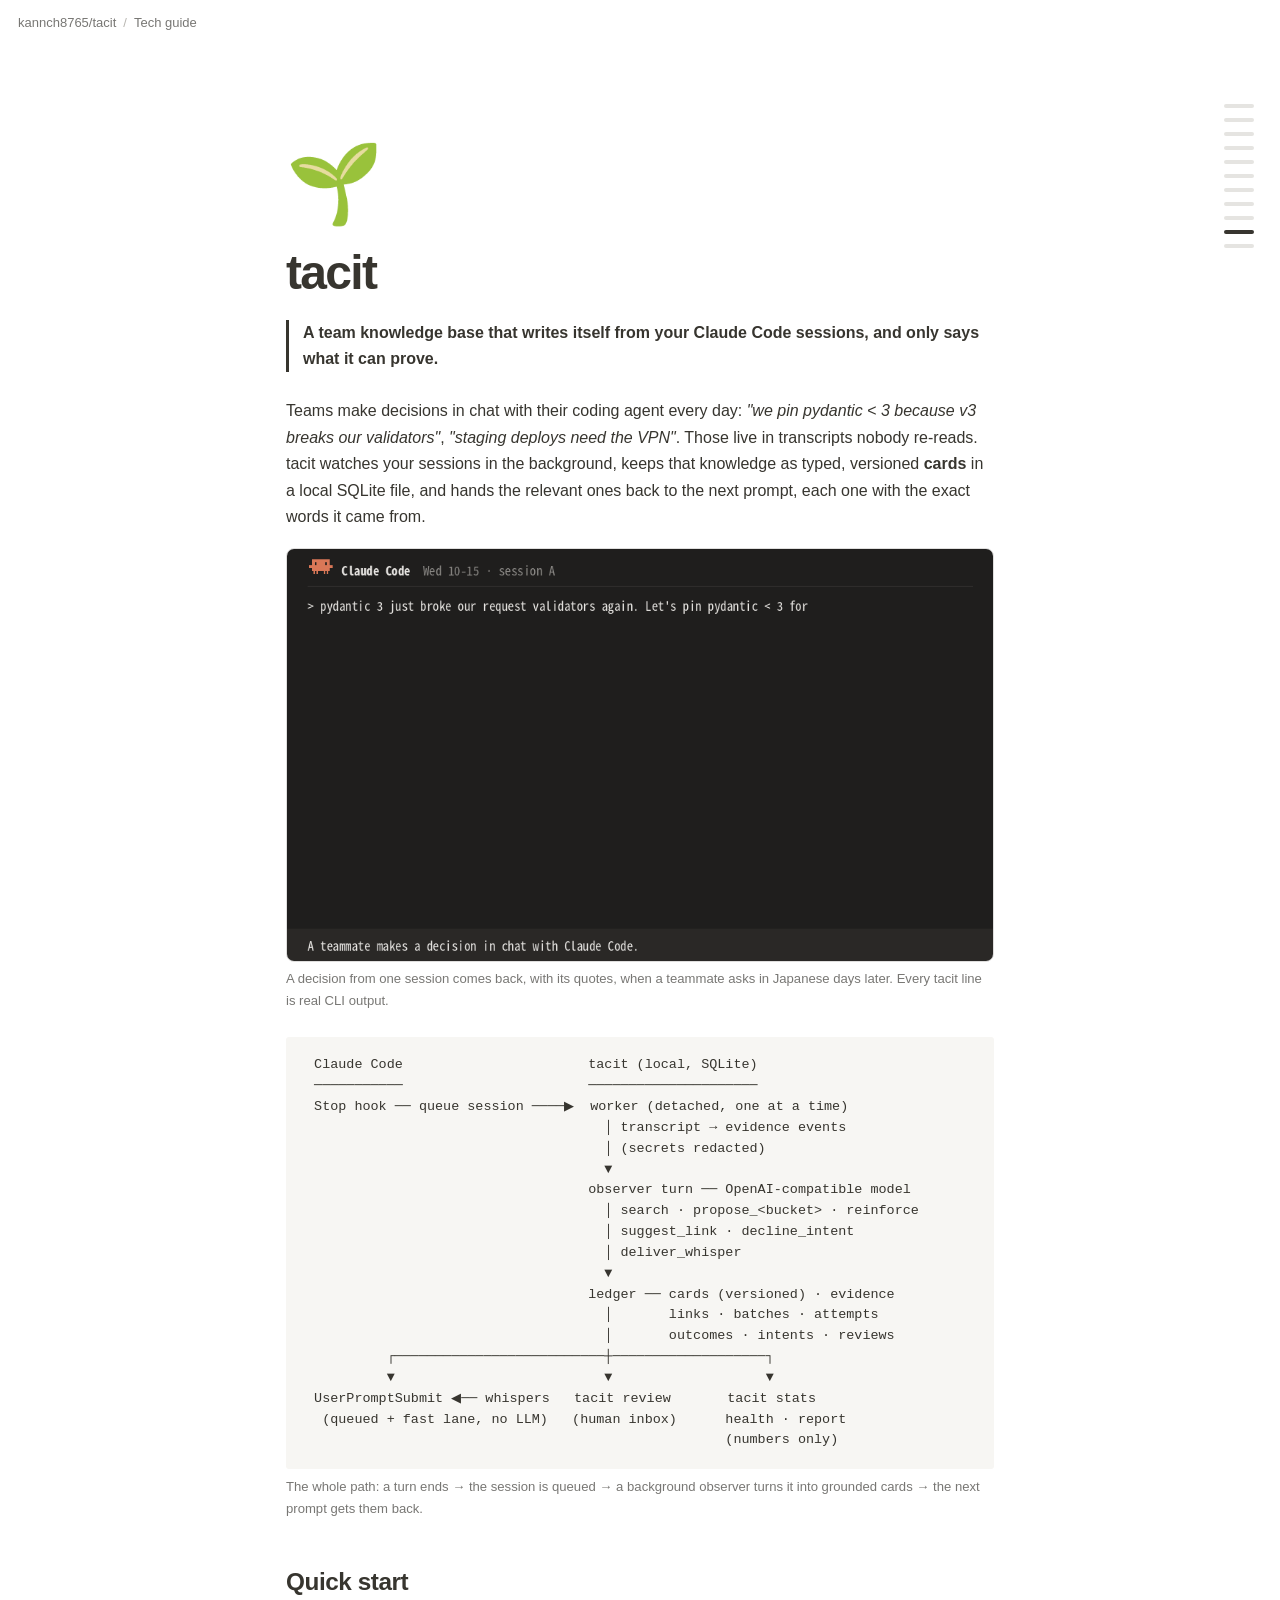
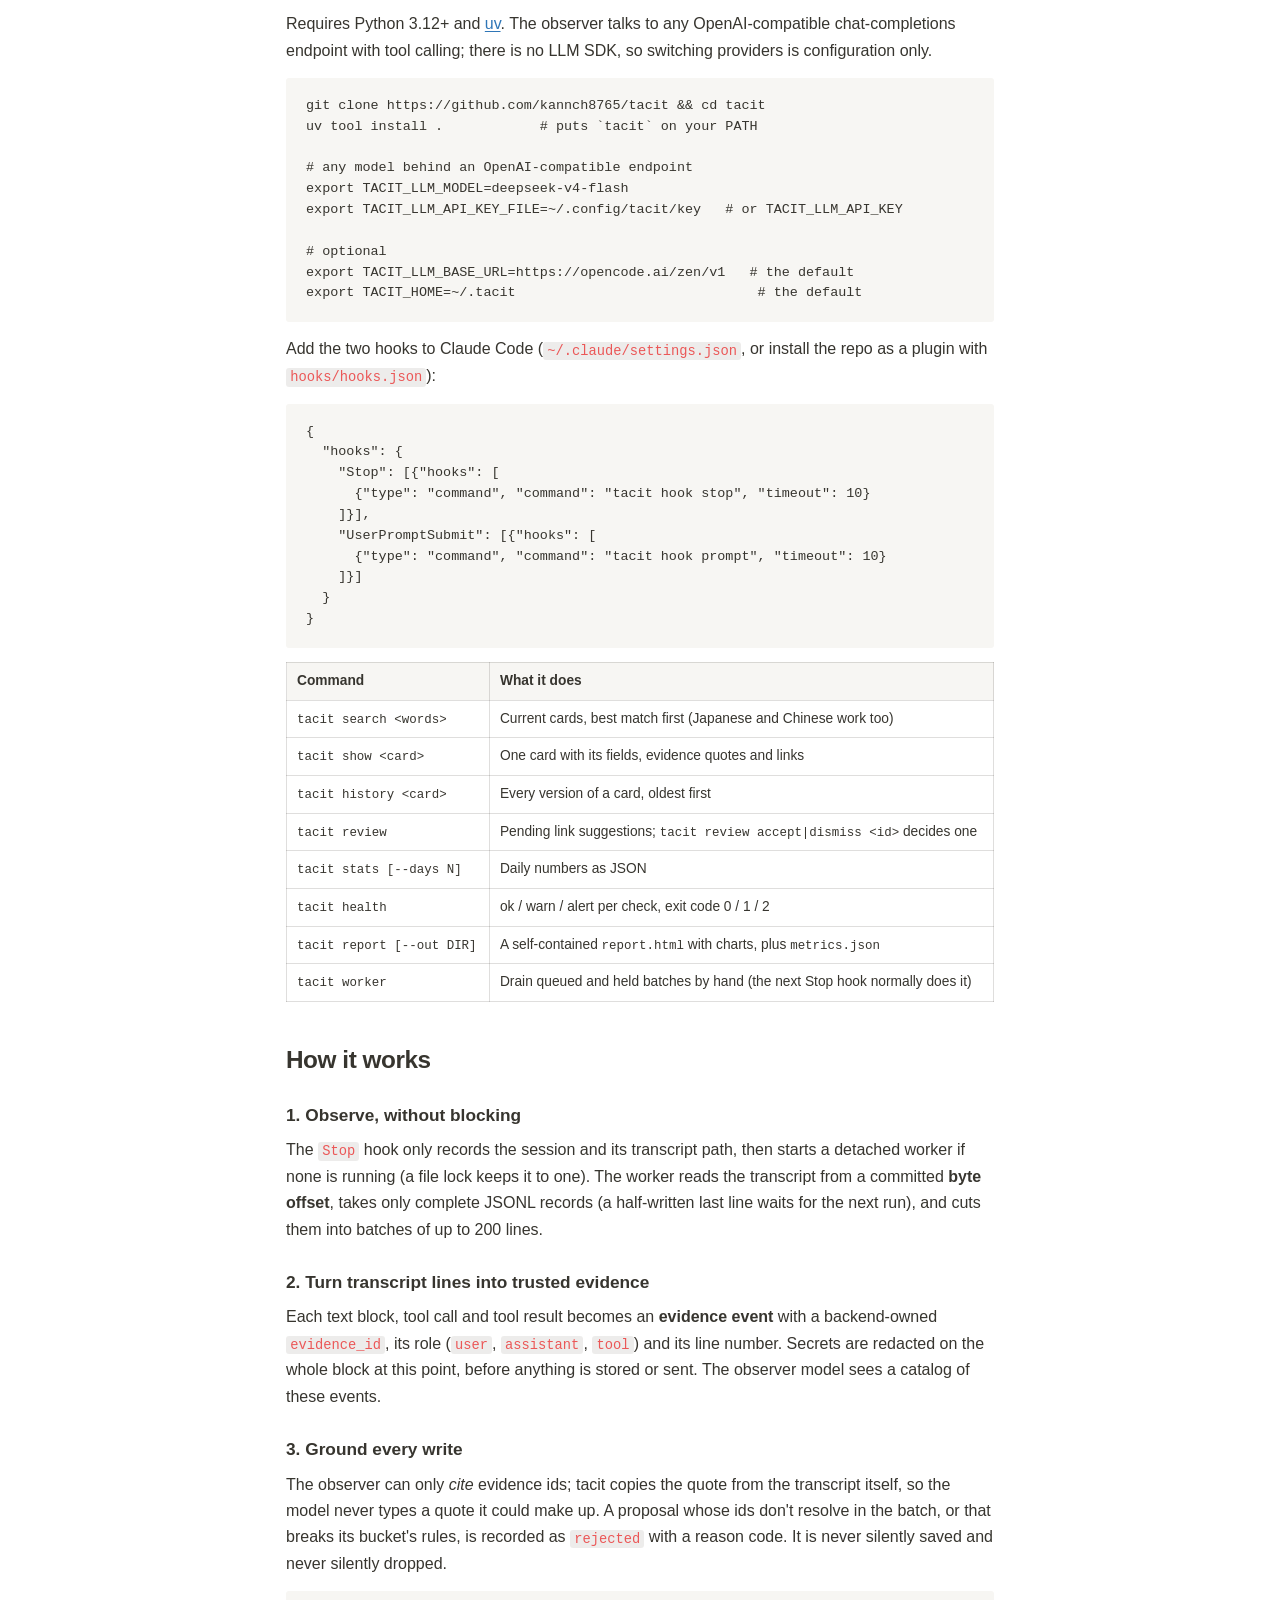
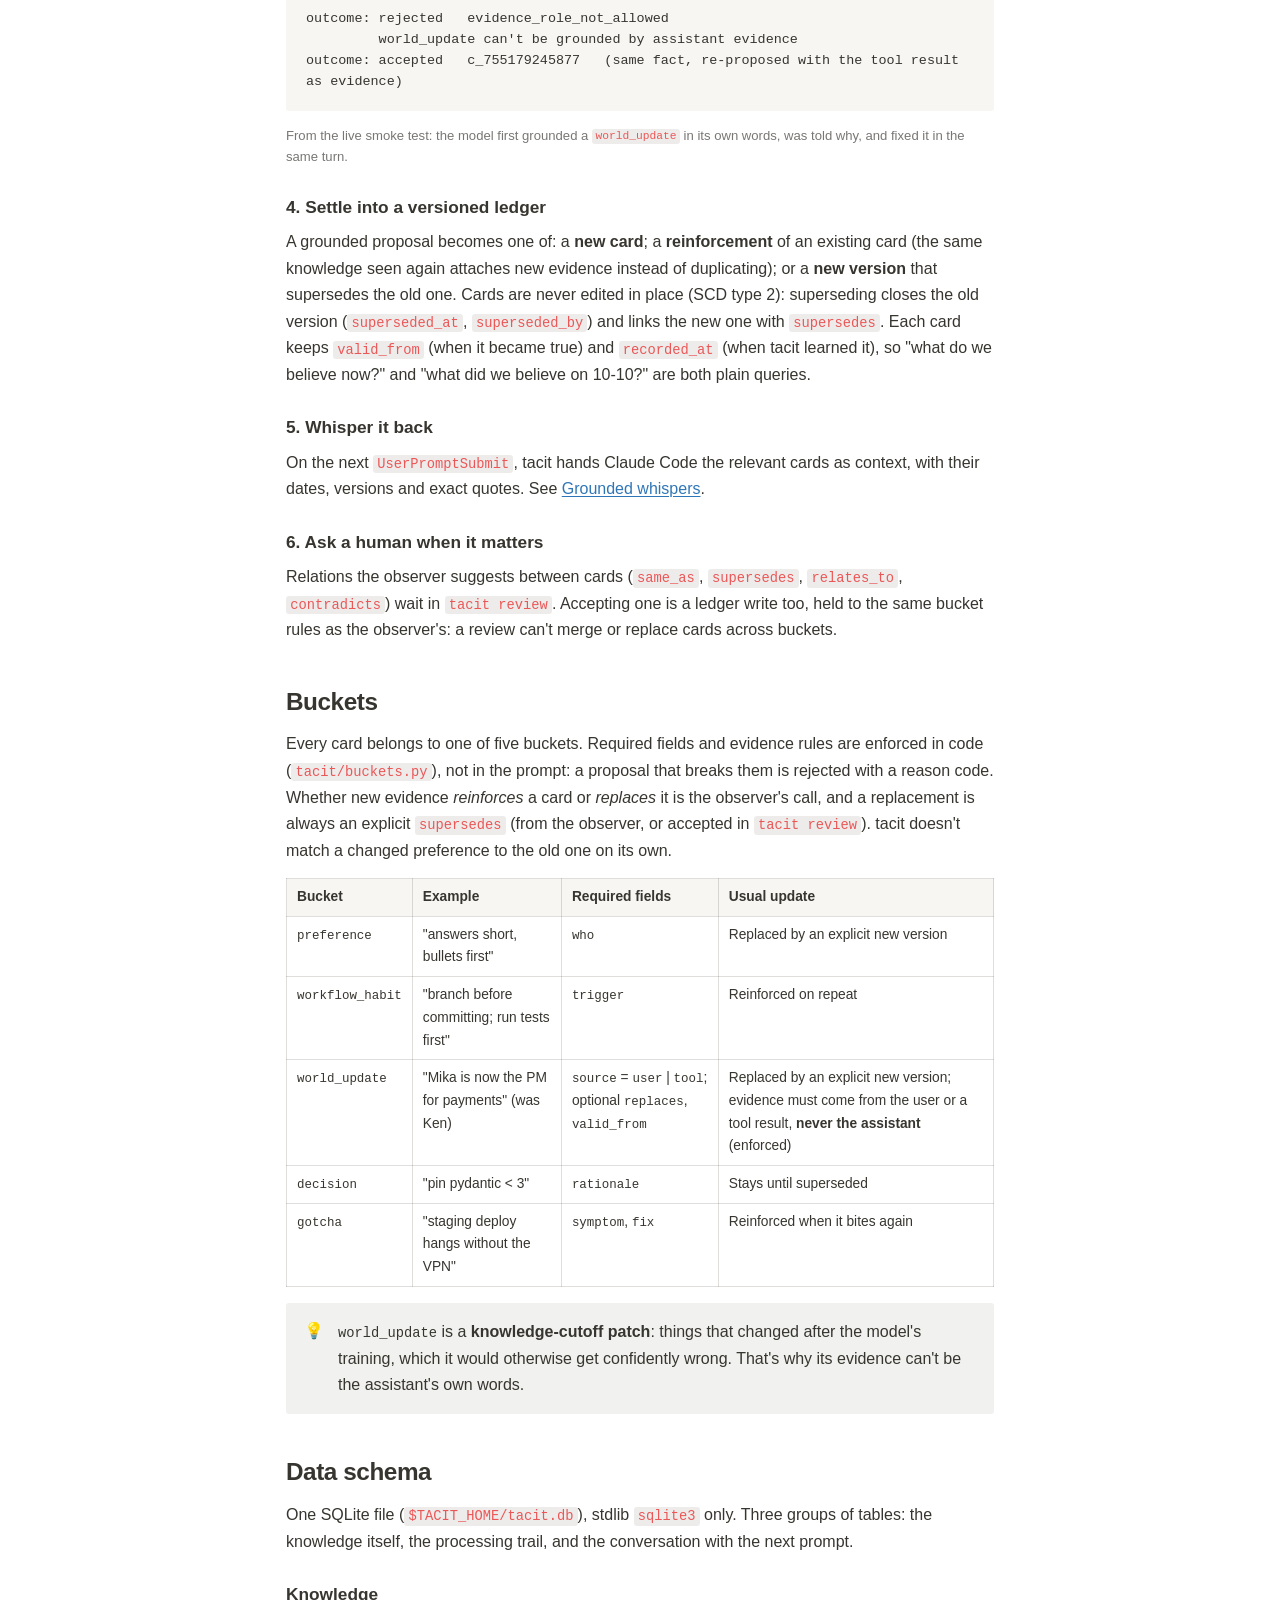
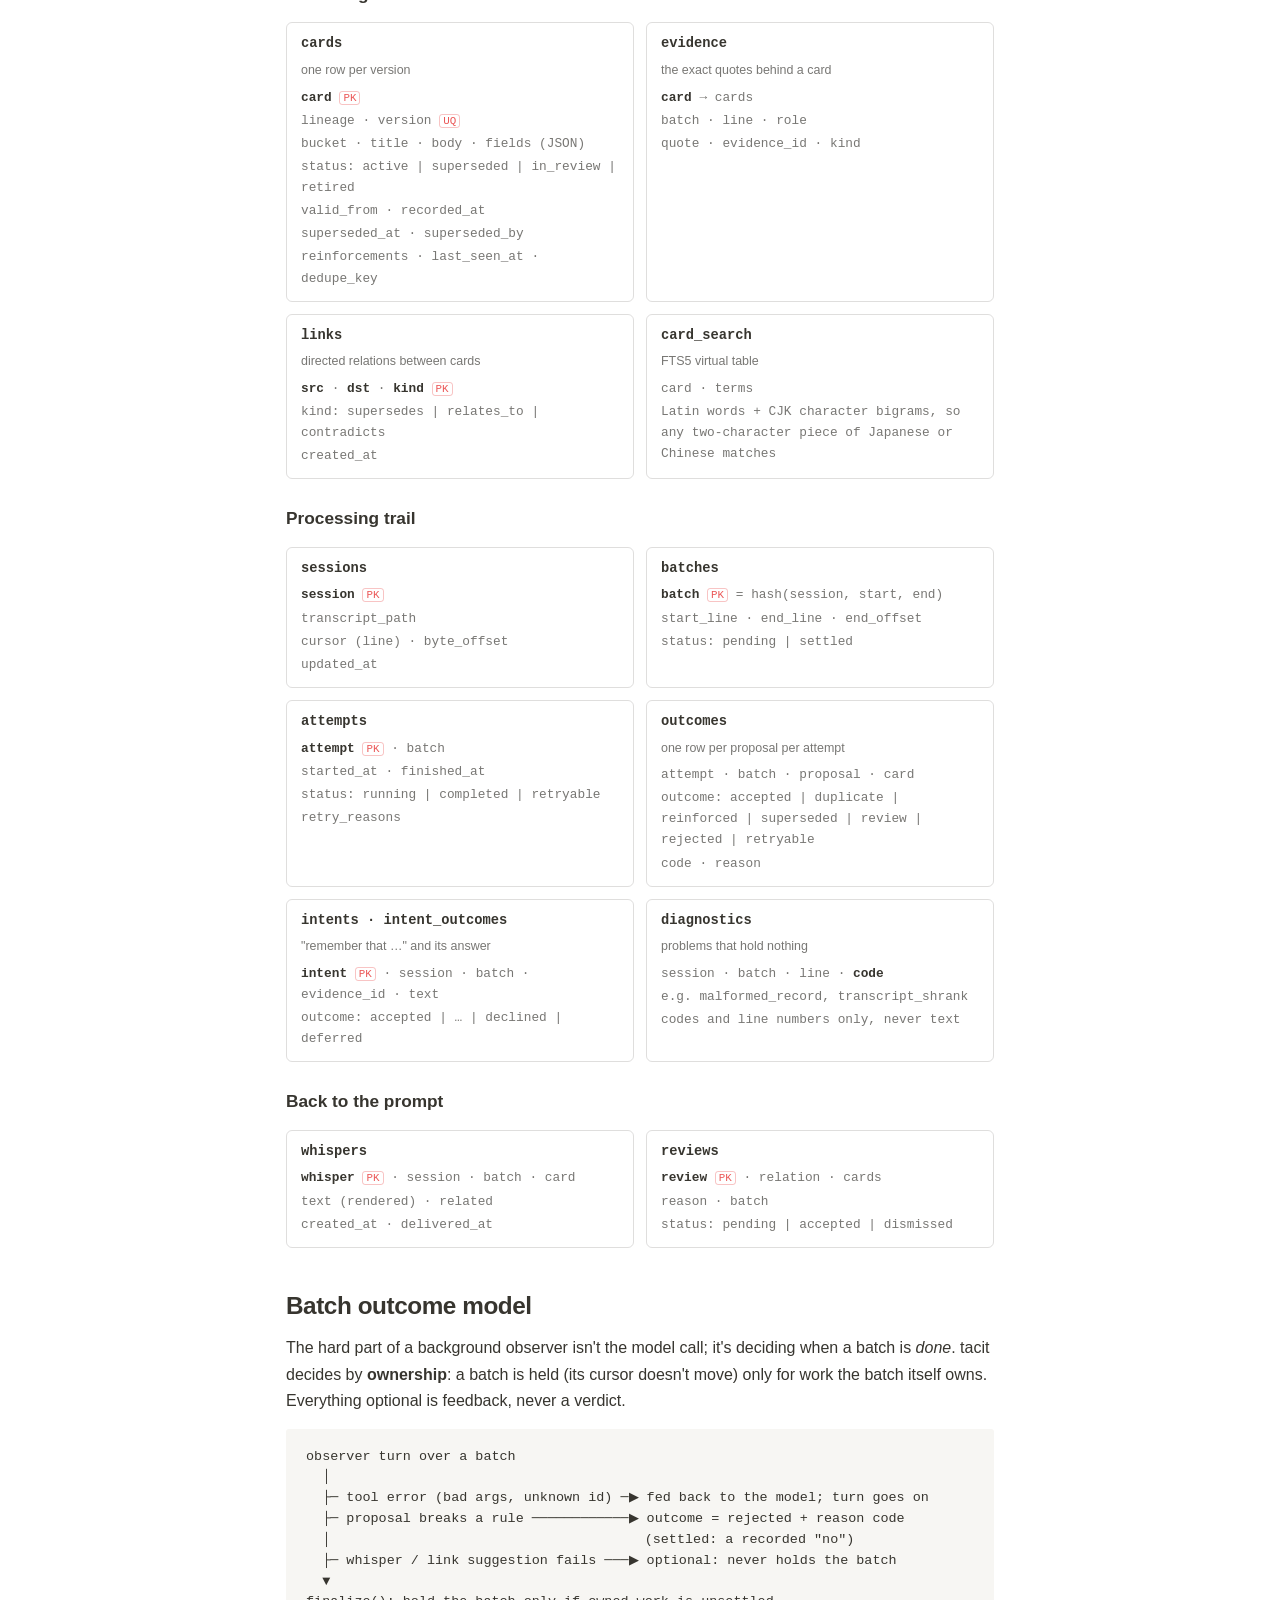
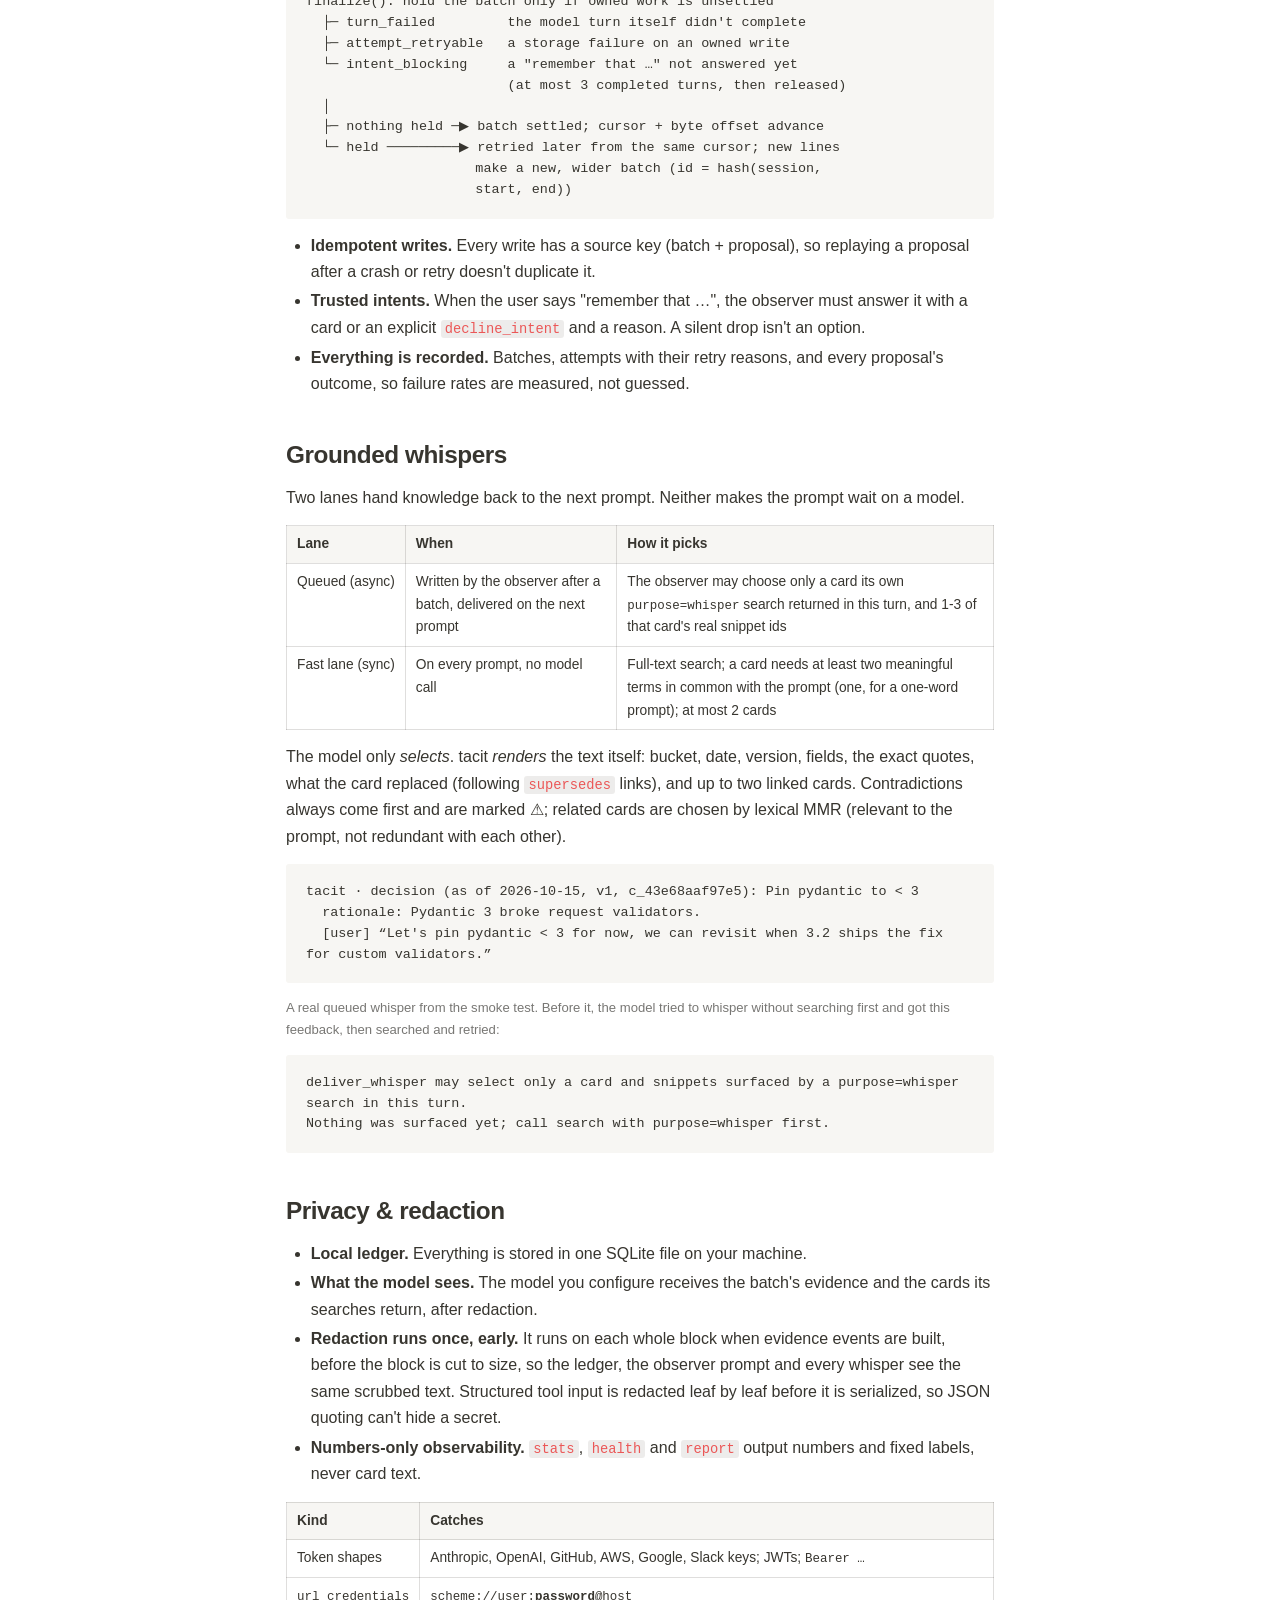
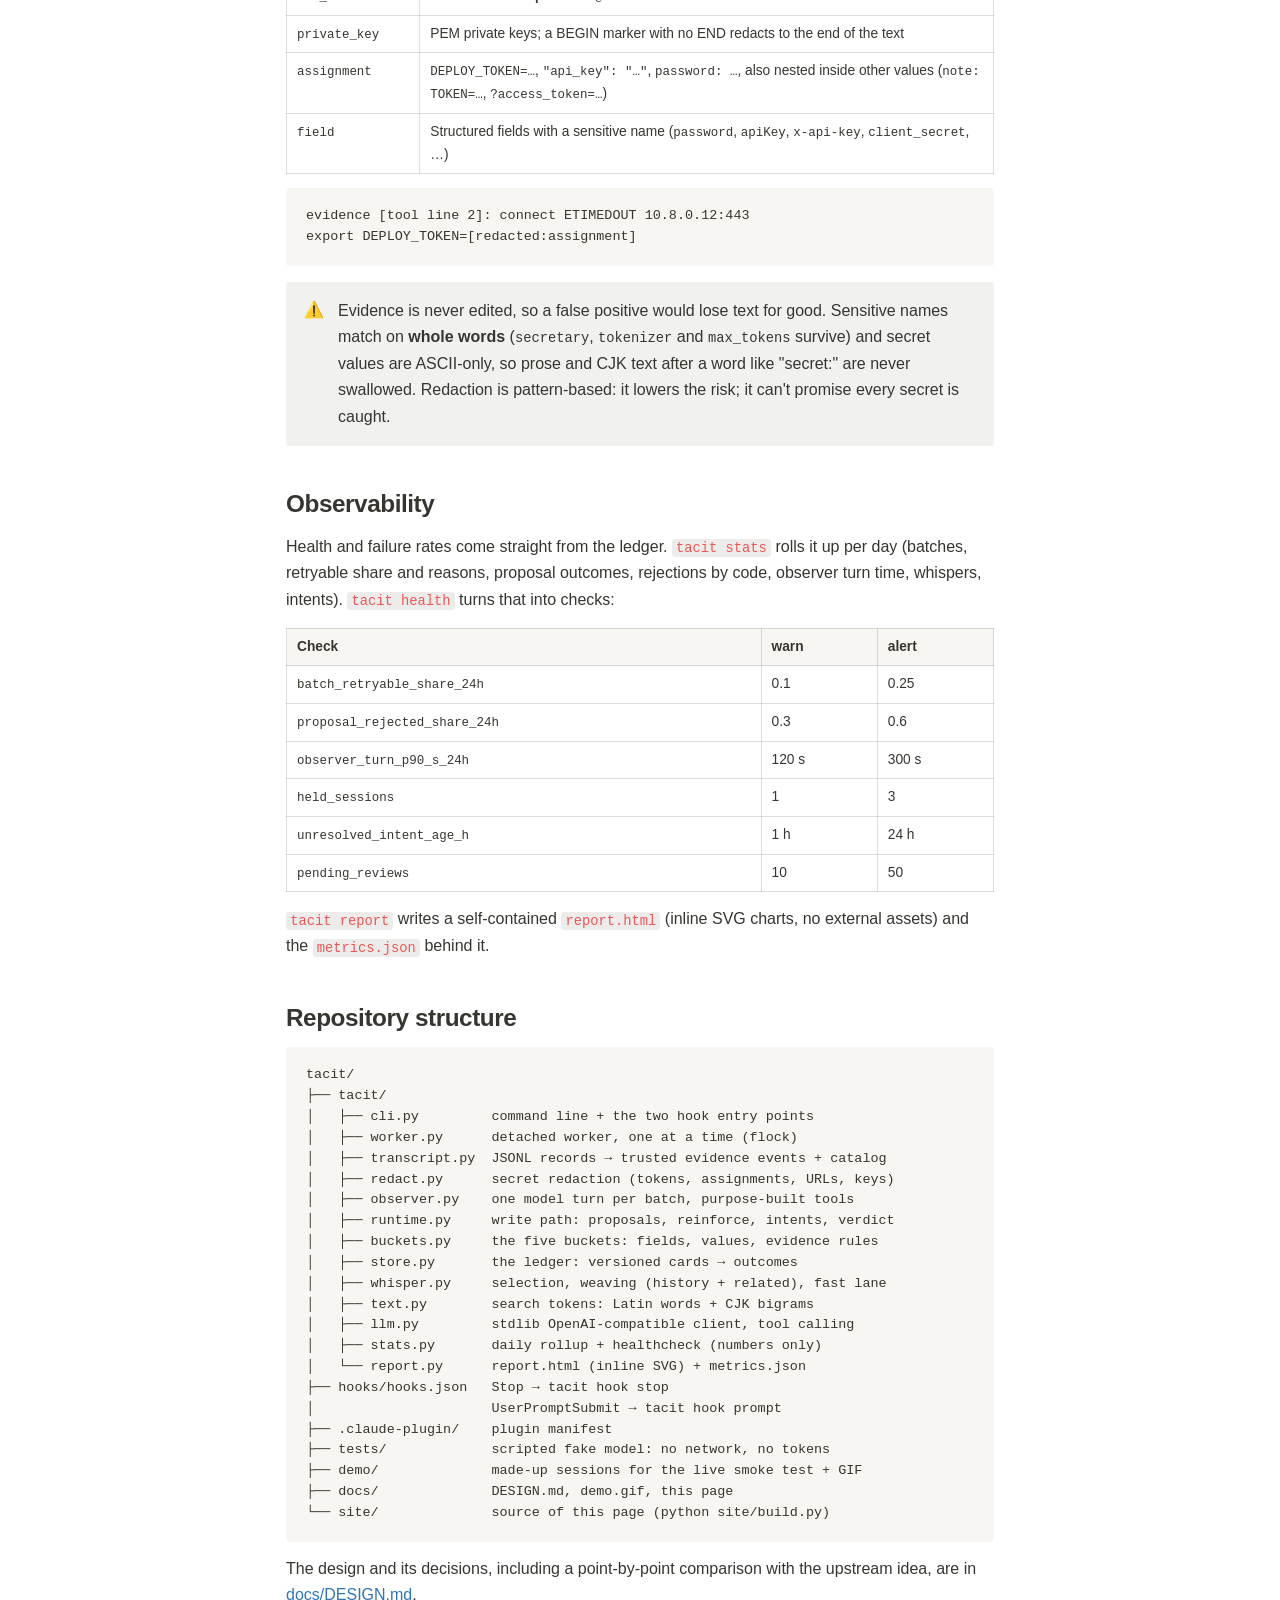
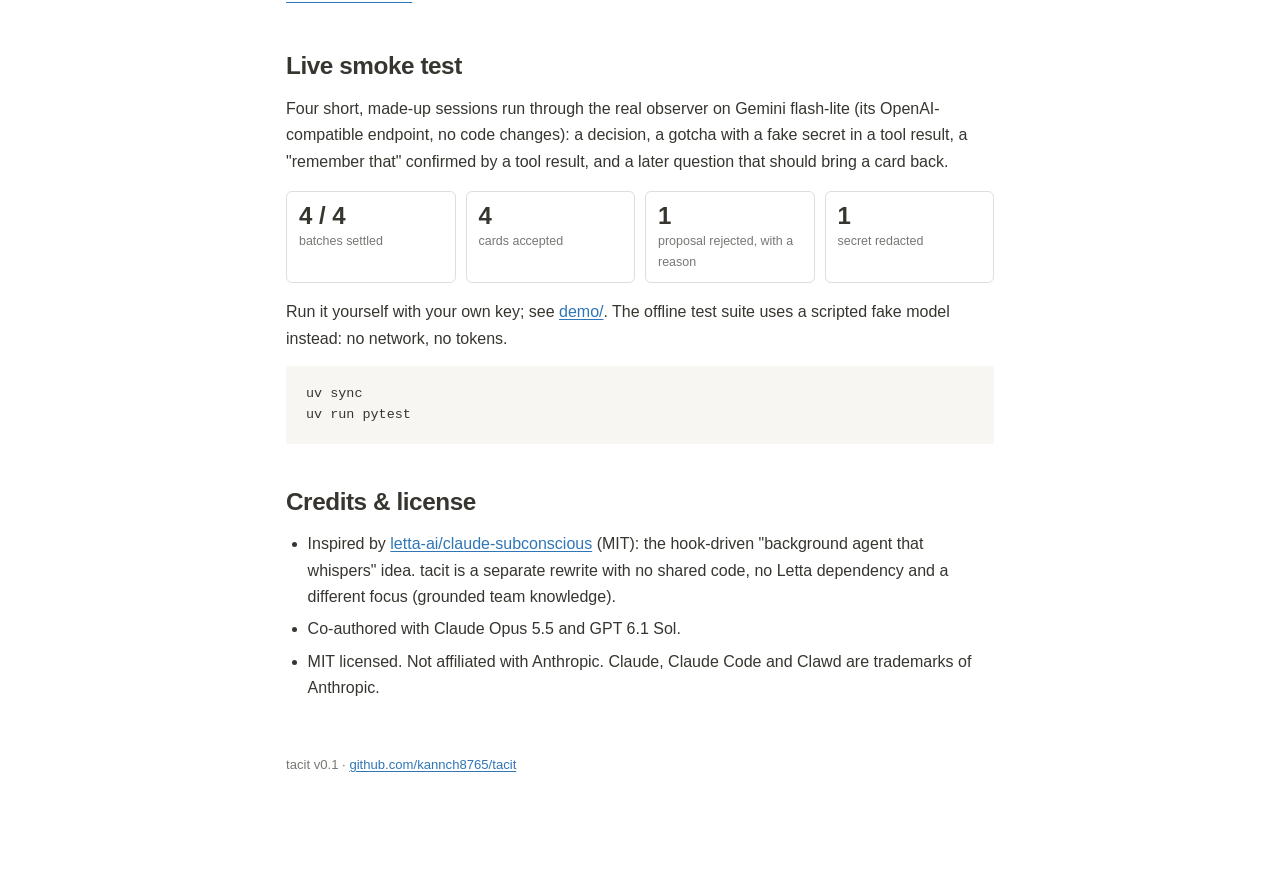
<file: docs/index.html>
<!doctype html>
<html lang="en">
<head>
<meta charset="utf-8" />
<meta name="viewport" content="width=device-width, initial-scale=1" />
<meta name="color-scheme" content="light" />
<meta name="description" content="tacit: a team knowledge base that writes itself from your Claude Code sessions, and only says what it can prove. How it observes, grounds, versions and whispers knowledge back." />
<title>tacit — Tech guide</title>
<style>
:root{
  color-scheme:light;
  --text:#37352f;
  --muted:#787774;
  --faint:#9b9a97;
  --border:rgba(55,53,47,.16);
  --code-bg:#f7f6f3;
  --callout-bg:#f1f1ef;
  --inline-bg:rgba(135,131,120,.15);
  --link:#2f76b7;
  --cover:#f2f4ee;
  --sans:ui-sans-serif,-apple-system,BlinkMacSystemFont,"Segoe UI","Noto Sans SC","PingFang SC","Microsoft YaHei",Arial,sans-serif;
  --mono:ui-monospace,SFMono-Regular,Menlo,Monaco,Consolas,"Liberation Mono",monospace;
}
*{box-sizing:border-box}
html{scroll-behavior:smooth}
body{margin:0;background:#fff;color:var(--text);font-family:var(--sans);font-size:16px;line-height:1.65;-webkit-font-smoothing:antialiased}
a{color:var(--link);text-decoration:underline;text-decoration-thickness:1px;text-underline-offset:2px}
.topline{height:46px;display:flex;align-items:center;padding:0 18px;position:relative;z-index:3;font-size:13px;color:var(--muted)}
.topline a{color:inherit;text-decoration:none}.topline a:hover{text-decoration:underline}
.topline .sep{margin:0 7px;color:#b8b6b1}
.topline .lang-switch{margin-left:auto;display:inline-flex;align-items:center;gap:3px;padding:2px;border-radius:6px}
.lang-switch button{border:0;background:transparent;color:var(--muted);font:12px var(--sans);padding:4px 7px;border-radius:5px;cursor:pointer}
.lang-switch button:hover{background:var(--code-bg);color:var(--text)}
.lang-switch button.active{background:var(--code-bg);color:var(--text);font-weight:600}
[data-lang-only="en"]{display:none!important}
html[data-ui-lang="en"] [data-lang-only="zh"]{display:none!important}
html[data-ui-lang="en"] [data-lang-only="en"]{display:revert!important}
.cover{display:none}
.page{width:min(708px,calc(100% - 48px));margin:0 auto;padding:0 0 120px}
.page-header{margin:54px 0 46px;position:relative;z-index:2}
.page-icon{width:104px;height:122px;margin:0 0 22px;display:flex;align-items:flex-end}
.page-icon img{display:block;width:auto;height:118px;max-width:104px;object-fit:contain}
h1{margin:0 0 18px;font-size:clamp(2.45rem,7vw,3rem);font-weight:700;letter-spacing:-.035em;line-height:1.2}
.subtitle{margin:0;padding-left:14px;border-left:3px solid var(--text);color:var(--text);font-weight:600}
.lede{margin-top:26px}
section{margin-top:42px;scroll-margin-top:28px}
h2{margin:0 0 14px;font-size:1.52rem;font-weight:650;letter-spacing:-.018em;line-height:1.3}
h3{margin:28px 0 10px;font-size:1.08rem;font-weight:650;line-height:1.35}
p{margin:10px 0}
ul,ol{margin:10px 0;padding-left:1.55em}li{margin:3px 0}strong{font-weight:650}
code{font-family:var(--mono);font-size:.86em}
p code,li code{padding:.12em .3em;border-radius:3px;background:var(--inline-bg);color:#eb5757}
.code-wrap{position:relative;margin:14px 0}
pre{margin:0;padding:18px 20px;overflow-x:auto;border-radius:3px;background:var(--code-bg);color:var(--text);font-family:var(--mono);font-size:.84rem;line-height:1.55;tab-size:2;white-space:pre}
pre code{color:inherit;background:transparent;font-size:inherit}
.copy{position:absolute;top:8px;right:8px;border:0;border-radius:4px;background:rgba(255,255,255,.88);color:var(--muted);font:12px var(--sans);padding:5px 8px;cursor:pointer;opacity:0;transition:opacity .12s ease,background .12s ease}
.code-wrap:hover .copy,.copy:focus-visible{opacity:1}.copy:hover{background:#fff}
.callout{margin:16px 0;padding:16px 18px;border-radius:3px;background:var(--callout-bg);display:grid;grid-template-columns:24px 1fr;gap:10px}.callout .icon{line-height:1.55}
.architecture{margin:26px 0 0}.architecture figcaption{margin-top:7px;color:var(--muted);font-size:.82rem;text-align:left}
.guide-shot{display:block;width:100%;height:auto;margin:18px 0 22px;border:1px solid var(--border);border-radius:8px}.guide-shot.tall{max-width:560px}
.checklist{list-style:none;padding-left:0}.checklist li{display:grid;grid-template-columns:18px 1fr;gap:9px;margin:7px 0}.box{width:15px;height:15px;margin-top:5px;border:1.5px solid #9b9a97;border-radius:2px;background:#fff}
.resources{padding-left:1.35em}.resources li{margin:6px 0}.references{overflow-wrap:anywhere}
footer{margin-top:52px;color:var(--muted);font-size:.82rem}

/* floating table of contents */
.toc-dock{position:fixed;z-index:20;top:94px;right:18px;display:flex;align-items:flex-start;outline:none}
.toc-rail{width:46px;padding:10px 8px;display:flex;flex-direction:column;align-items:center;gap:10px;border-radius:8px;cursor:default}
.toc-rail a{width:30px;height:4px;border-radius:99px;background:#e5e4e1;text-decoration:none;transition:background .12s ease,transform .12s ease}
.toc-rail a:hover{background:#bab8b3}.toc-rail a.active{background:#37352f}
.toc-panel{position:absolute;right:50px;top:0;width:236px;padding:18px 20px;border:1px solid rgba(55,53,47,.13);border-radius:18px;background:rgba(255,255,255,.98);box-shadow:0 16px 42px rgba(15,15,15,.10),0 1px 2px rgba(15,15,15,.05);opacity:0;transform:translateX(8px) scale(.985);transform-origin:top right;pointer-events:none;transition:opacity .14s ease,transform .14s ease}
.toc-dock:hover .toc-panel,.toc-dock:focus-within .toc-panel{opacity:1;transform:none;pointer-events:auto}
.toc-panel a{display:block;padding:4px 0;color:#85827d;text-decoration:none;font-size:15px;line-height:1.55;white-space:nowrap;overflow:hidden;text-overflow:ellipsis}
.toc-panel a:hover{color:var(--text)}.toc-panel a.active{color:#4d82d8}

@media(max-width:1040px){.toc-dock{display:none}}
@media(max-width:600px){
 body{font-size:15.5px}.topline{height:42px;padding:0 14px}.cover{height:116px}.page{width:min(100% - 32px,708px);padding-bottom:82px}.page-header{margin-top:34px;margin-bottom:38px}.page-icon{width:68px;height:80px;margin-bottom:18px}.page-icon img{height:78px;max-width:68px}section{margin-top:36px}pre{margin-inline:-4px;padding:15px 16px;font-size:.78rem}.copy{opacity:1}.architecture pre{font-size:.72rem}
}
@media(prefers-reduced-motion:reduce){html{scroll-behavior:auto}*{transition:none!important}}

.emoji-icon{font-size:78px;line-height:1;align-items:flex-end}
figure{margin:0}
.tables{display:grid;grid-template-columns:repeat(2,1fr);gap:12px;margin:16px 0}
.tcard{border:1px solid var(--border);border-radius:6px;padding:10px 14px;font-size:.86rem}
.tcard .tname{font-family:var(--mono);font-weight:650;margin-bottom:4px}
.tcard .tnote{color:var(--muted);font-size:.78rem;margin:0 0 6px}
.tcard ul{list-style:none;padding:0;margin:0}.tcard li{margin:2px 0;font-family:var(--mono);font-size:.8rem;color:var(--muted)}
.tcard b{color:var(--text);font-weight:600}.tcard i{font-style:normal;font-size:.68rem;color:#eb5757;border:1px solid rgba(235,87,87,.35);border-radius:3px;padding:0 3px}
.table-wrap{overflow-x:auto;margin:14px 0}
table{border-collapse:collapse;width:100%;font-size:.86rem}
th,td{border:1px solid var(--border);padding:7px 10px;vertical-align:top;text-align:left}
th{background:var(--code-bg);font-weight:600}
td:first-child{white-space:nowrap}
td code{font-size:.78rem;color:var(--text);background:none;padding:0;overflow-wrap:anywhere}
.code-wrap.out pre{white-space:pre-wrap;overflow-wrap:anywhere}
.demo-gif{display:block;width:100%;height:auto;margin:18px 0 6px;border:1px solid var(--border);border-radius:8px}
.cap{color:var(--muted);font-size:.82rem;margin:4px 0 0}
.stats{display:grid;grid-template-columns:repeat(4,1fr);gap:10px;margin:16px 0}
.stat{border:1px solid var(--border);border-radius:6px;padding:10px 12px}
.stat .v{font-size:1.5rem;font-weight:650;line-height:1.2}.stat .l{color:var(--muted);font-size:.78rem}
@media(max-width:600px){.tables{grid-template-columns:1fr}.stats{grid-template-columns:repeat(2,1fr)}}
</style>

</head>
<body>
<nav class="topline" aria-label="Breadcrumb">
  <a href="https://github.com/kannch8765/tacit" target="_blank" rel="noreferrer">kannch8765/tacit</a><span class="sep">/</span><span>Tech guide</span>
</nav>

<aside class="toc-dock" aria-label="Table of contents" tabindex="0">
  <nav class="toc-rail" aria-label="Quick section navigation">
    <a href="#quickstart" data-label="Quick start"></a>
    <a href="#how" data-label="How it works"></a>
    <a href="#buckets" data-label="Buckets"></a>
    <a href="#schema" data-label="Data schema"></a>
    <a href="#outcome" data-label="Batch outcome model"></a>
    <a href="#whispers" data-label="Grounded whispers"></a>
    <a href="#privacy" data-label="Privacy &amp; redaction"></a>
    <a href="#observability" data-label="Observability"></a>
    <a href="#structure" data-label="Repository structure"></a>
    <a href="#demo" data-label="Live smoke test"></a>
    <a href="#credits" data-label="Credits &amp; license"></a>
  </nav>
  <nav class="toc-panel" aria-label="Expanded table of contents">
    <a href="#quickstart">Quick start</a>
    <a href="#how">How it works</a>
    <a href="#buckets">Buckets</a>
    <a href="#schema">Data schema</a>
    <a href="#outcome">Batch outcome model</a>
    <a href="#whispers">Grounded whispers</a>
    <a href="#privacy">Privacy &amp; redaction</a>
    <a href="#observability">Observability</a>
    <a href="#structure">Repository structure</a>
    <a href="#demo">Live smoke test</a>
    <a href="#credits">Credits &amp; license</a>
  </nav>
</aside>

<main class="page">
  <header class="page-header" id="overview">
    <div class="page-icon emoji-icon" aria-hidden="true">🌱</div>
    <h1>tacit</h1>
    <blockquote class="subtitle">A team knowledge base that writes itself from your Claude Code sessions, and only says what it can prove.</blockquote>
    <p class="lede">Teams make decisions in chat with their coding agent every day: <em>"we pin pydantic &lt; 3 because v3 breaks our validators"</em>, <em>"staging deploys need the VPN"</em>. Those live in transcripts nobody re-reads. tacit watches your sessions in the background, keeps that knowledge as typed, versioned <strong>cards</strong> in a local SQLite file, and hands the relevant ones back to the next prompt, each one with the exact words it came from.</p>
    <img class="demo-gif" src="demo.gif" alt="tacit demo: a decision from one session comes back, with its quotes, when a teammate asks in Japanese days later" />
    <p class="cap">A decision from one session comes back, with its quotes, when a teammate asks in Japanese days later. Every tacit line is real CLI output.</p>
    <figure class="architecture">
      <pre><code> Claude Code                       tacit (local, SQLite)
 ───────────                       ─────────────────────
 Stop hook ── queue session ────▶  worker (detached, one at a time)
                                     │ transcript → evidence events
                                     │ (secrets redacted)
                                     ▼
                                   observer turn ── OpenAI-compatible model
                                     │ search · propose_&lt;bucket&gt; · reinforce
                                     │ suggest_link · decline_intent
                                     │ deliver_whisper
                                     ▼
                                   ledger ── cards (versioned) · evidence
                                     │       links · batches · attempts
                                     │       outcomes · intents · reviews
          ┌──────────────────────────┼───────────────────┐
          ▼                          ▼                   ▼
 UserPromptSubmit ◀── whispers   tacit review       tacit stats
  (queued + fast lane, no LLM)   (human inbox)      health · report
                                                    (numbers only)</code></pre>
      <figcaption>The whole path: a turn ends → the session is queued → a background observer turns it into grounded cards → the next prompt gets them back.</figcaption>
    </figure>
  </header>

  <section id="quickstart">
    <h2>Quick start</h2>
    <p>Requires Python 3.12+ and <a href="https://docs.astral.sh/uv/" target="_blank" rel="noreferrer">uv</a>. The observer talks to any OpenAI-compatible chat-completions endpoint with tool calling; there is no LLM SDK, so switching providers is configuration only.</p>
    <div class="code-wrap"><button class="copy" type="button">Copy</button><pre><code>git clone https://github.com/kannch8765/tacit &amp;&amp; cd tacit
uv tool install .            # puts `tacit` on your PATH

# any model behind an OpenAI-compatible endpoint
export TACIT_LLM_MODEL=deepseek-v4-flash
export TACIT_LLM_API_KEY_FILE=~/.config/tacit/key   # or TACIT_LLM_API_KEY

# optional
export TACIT_LLM_BASE_URL=https://opencode.ai/zen/v1   # the default
export TACIT_HOME=~/.tacit                              # the default</code></pre></div>
    <p>Add the two hooks to Claude Code (<code>~/.claude/settings.json</code>, or install the repo as a plugin with <code>hooks/hooks.json</code>):</p>
    <div class="code-wrap"><button class="copy" type="button">Copy</button><pre><code>{
  "hooks": {
    "Stop": [{"hooks": [
      {"type": "command", "command": "tacit hook stop", "timeout": 10}
    ]}],
    "UserPromptSubmit": [{"hooks": [
      {"type": "command", "command": "tacit hook prompt", "timeout": 10}
    ]}]
  }
}</code></pre></div>
    <div class="table-wrap"><table>
      <tr><th>Command</th><th>What it does</th></tr>
      <tr><td><code>tacit search &lt;words&gt;</code></td><td>Current cards, best match first (Japanese and Chinese work too)</td></tr>
      <tr><td><code>tacit show &lt;card&gt;</code></td><td>One card with its fields, evidence quotes and links</td></tr>
      <tr><td><code>tacit history &lt;card&gt;</code></td><td>Every version of a card, oldest first</td></tr>
      <tr><td><code>tacit review</code></td><td>Pending link suggestions; <code>tacit review accept|dismiss &lt;id&gt;</code> decides one</td></tr>
      <tr><td><code>tacit stats [--days N]</code></td><td>Daily numbers as JSON</td></tr>
      <tr><td><code>tacit health</code></td><td>ok / warn / alert per check, exit code 0 / 1 / 2</td></tr>
      <tr><td><code>tacit report [--out DIR]</code></td><td>A self-contained <code>report.html</code> with charts, plus <code>metrics.json</code></td></tr>
      <tr><td><code>tacit worker</code></td><td>Drain queued and held batches by hand (the next Stop hook normally does it)</td></tr>
    </table></div>
  </section>

  <section id="how">
    <h2>How it works</h2>
    <h3>1. Observe, without blocking</h3>
    <p>The <code>Stop</code> hook only records the session and its transcript path, then starts a detached worker if none is running (a file lock keeps it to one). The worker reads the transcript from a committed <strong>byte offset</strong>, takes only complete JSONL records (a half-written last line waits for the next run), and cuts them into batches of up to 200 lines.</p>
    <h3>2. Turn transcript lines into trusted evidence</h3>
    <p>Each text block, tool call and tool result becomes an <strong>evidence event</strong> with a backend-owned <code>evidence_id</code>, its role (<code>user</code>, <code>assistant</code>, <code>tool</code>) and its line number. Secrets are redacted on the whole block at this point, before anything is stored or sent. The observer model sees a catalog of these events.</p>
    <h3>3. Ground every write</h3>
    <p>The observer can only <em>cite</em> evidence ids; tacit copies the quote from the transcript itself, so the model never types a quote it could make up. A proposal whose ids don't resolve in the batch, or that breaks its bucket's rules, is recorded as <code>rejected</code> with a reason code. It is never silently saved and never silently dropped.</p>
    <div class="code-wrap out"><pre><code>outcome: rejected   evidence_role_not_allowed
         world_update can't be grounded by assistant evidence
outcome: accepted   c_755179245877   (same fact, re-proposed with the tool result as evidence)</code></pre></div>
    <p class="cap">From the live smoke test: the model first grounded a <code>world_update</code> in its own words, was told why, and fixed it in the same turn.</p>
    <h3>4. Settle into a versioned ledger</h3>
    <p>A grounded proposal becomes one of: a <strong>new card</strong>; a <strong>reinforcement</strong> of an existing card (the same knowledge seen again attaches new evidence instead of duplicating); or a <strong>new version</strong> that supersedes the old one. Cards are never edited in place (SCD type 2): superseding closes the old version (<code>superseded_at</code>, <code>superseded_by</code>) and links the new one with <code>supersedes</code>. Each card keeps <code>valid_from</code> (when it became true) and <code>recorded_at</code> (when tacit learned it), so "what do we believe now?" and "what did we believe on 10-10?" are both plain queries.</p>
    <h3>5. Whisper it back</h3>
    <p>On the next <code>UserPromptSubmit</code>, tacit hands Claude Code the relevant cards as context, with their dates, versions and exact quotes. See <a href="#whispers">Grounded whispers</a>.</p>
    <h3>6. Ask a human when it matters</h3>
    <p>Relations the observer suggests between cards (<code>same_as</code>, <code>supersedes</code>, <code>relates_to</code>, <code>contradicts</code>) wait in <code>tacit review</code>. Accepting one is a ledger write too, held to the same bucket rules as the observer's: a review can't merge or replace cards across buckets.</p>
  </section>

  <section id="buckets">
    <h2>Buckets</h2>
    <p>Every card belongs to one of five buckets. Required fields and evidence rules are enforced in code (<code>tacit/buckets.py</code>), not in the prompt: a proposal that breaks them is rejected with a reason code. Whether new evidence <em>reinforces</em> a card or <em>replaces</em> it is the observer's call, and a replacement is always an explicit <code>supersedes</code> (from the observer, or accepted in <code>tacit review</code>). tacit doesn't match a changed preference to the old one on its own.</p>
    <div class="table-wrap"><table>
      <tr><th>Bucket</th><th>Example</th><th>Required fields</th><th>Usual update</th></tr>
      <tr><td><code>preference</code></td><td>"answers short, bullets first"</td><td><code>who</code></td><td>Replaced by an explicit new version</td></tr>
      <tr><td><code>workflow_habit</code></td><td>"branch before committing; run tests first"</td><td><code>trigger</code></td><td>Reinforced on repeat</td></tr>
      <tr><td><code>world_update</code></td><td>"Mika is now the PM for payments" (was Ken)</td><td><code>source</code> = <code>user</code> | <code>tool</code>; optional <code>replaces</code>, <code>valid_from</code></td><td>Replaced by an explicit new version; evidence must come from the user or a tool result, <strong>never the assistant</strong> (enforced)</td></tr>
      <tr><td><code>decision</code></td><td>"pin pydantic &lt; 3"</td><td><code>rationale</code></td><td>Stays until superseded</td></tr>
      <tr><td><code>gotcha</code></td><td>"staging deploy hangs without the VPN"</td><td><code>symptom</code>, <code>fix</code></td><td>Reinforced when it bites again</td></tr>
    </table></div>
    <aside class="callout"><div class="icon">💡</div><div><code>world_update</code> is a <strong>knowledge-cutoff patch</strong>: things that changed after the model's training, which it would otherwise get confidently wrong. That's why its evidence can't be the assistant's own words.</div></aside>
  </section>

  <section id="schema">
    <h2>Data schema</h2>
    <p>One SQLite file (<code>$TACIT_HOME/tacit.db</code>), stdlib <code>sqlite3</code> only. Three groups of tables: the knowledge itself, the processing trail, and the conversation with the next prompt.</p>
    <h3>Knowledge</h3>
    <div class="tables">
      <div class="tcard"><div class="tname">cards</div><p class="tnote">one row per version</p><ul><li><b>card</b> <i>PK</i></li><li>lineage · version <i>UQ</i></li><li>bucket · title · body · fields (JSON)</li><li>status: active | superseded | in_review | retired</li><li>valid_from · recorded_at</li><li>superseded_at · superseded_by</li><li>reinforcements · last_seen_at · dedupe_key</li></ul></div>
      <div class="tcard"><div class="tname">evidence</div><p class="tnote">the exact quotes behind a card</p><ul><li><b>card</b> → cards</li><li>batch · line · role</li><li>quote · evidence_id · kind</li></ul></div>
      <div class="tcard"><div class="tname">links</div><p class="tnote">directed relations between cards</p><ul><li><b>src</b> · <b>dst</b> · <b>kind</b> <i>PK</i></li><li>kind: supersedes | relates_to | contradicts</li><li>created_at</li></ul></div>
      <div class="tcard"><div class="tname">card_search</div><p class="tnote">FTS5 virtual table</p><ul><li>card · terms</li><li>Latin words + CJK character bigrams, so any two-character piece of Japanese or Chinese matches</li></ul></div>
    </div>
    <h3>Processing trail</h3>
    <div class="tables">
      <div class="tcard"><div class="tname">sessions</div><ul><li><b>session</b> <i>PK</i></li><li>transcript_path</li><li>cursor (line) · byte_offset</li><li>updated_at</li></ul></div>
      <div class="tcard"><div class="tname">batches</div><ul><li><b>batch</b> <i>PK</i> = hash(session, start, end)</li><li>start_line · end_line · end_offset</li><li>status: pending | settled</li></ul></div>
      <div class="tcard"><div class="tname">attempts</div><ul><li><b>attempt</b> <i>PK</i> · batch</li><li>started_at · finished_at</li><li>status: running | completed | retryable</li><li>retry_reasons</li></ul></div>
      <div class="tcard"><div class="tname">outcomes</div><p class="tnote">one row per proposal per attempt</p><ul><li>attempt · batch · proposal · card</li><li>outcome: accepted | duplicate | reinforced | superseded | review | rejected | retryable</li><li>code · reason</li></ul></div>
      <div class="tcard"><div class="tname">intents · intent_outcomes</div><p class="tnote">"remember that …" and its answer</p><ul><li><b>intent</b> <i>PK</i> · session · batch · evidence_id · text</li><li>outcome: accepted | … | declined | deferred</li></ul></div>
      <div class="tcard"><div class="tname">diagnostics</div><p class="tnote">problems that hold nothing</p><ul><li>session · batch · line · <b>code</b></li><li>e.g. malformed_record, transcript_shrank</li><li>codes and line numbers only, never text</li></ul></div>
    </div>
    <h3>Back to the prompt</h3>
    <div class="tables">
      <div class="tcard"><div class="tname">whispers</div><ul><li><b>whisper</b> <i>PK</i> · session · batch · card</li><li>text (rendered) · related</li><li>created_at · delivered_at</li></ul></div>
      <div class="tcard"><div class="tname">reviews</div><ul><li><b>review</b> <i>PK</i> · relation · cards</li><li>reason · batch</li><li>status: pending | accepted | dismissed</li></ul></div>
    </div>
  </section>

  <section id="outcome">
    <h2>Batch outcome model</h2>
    <p>The hard part of a background observer isn't the model call; it's deciding when a batch is <em>done</em>. tacit decides by <strong>ownership</strong>: a batch is held (its cursor doesn't move) only for work the batch itself owns. Everything optional is feedback, never a verdict.</p>
    <div class="code-wrap"><pre><code>observer turn over a batch
  │
  ├─ tool error (bad args, unknown id) ─▶ fed back to the model; turn goes on
  ├─ proposal breaks a rule ────────────▶ outcome = rejected + reason code
  │                                       (settled: a recorded "no")
  ├─ whisper / link suggestion fails ───▶ optional: never holds the batch
  ▼
finalize(): hold the batch only if owned work is unsettled
  ├─ turn_failed         the model turn itself didn't complete
  ├─ attempt_retryable   a storage failure on an owned write
  └─ intent_blocking     a "remember that …" not answered yet
                         (at most 3 completed turns, then released)
  │
  ├─ nothing held ─▶ batch settled; cursor + byte offset advance
  └─ held ─────────▶ retried later from the same cursor; new lines
                     make a new, wider batch (id = hash(session,
                     start, end))</code></pre></div>
    <ul>
      <li><strong>Idempotent writes.</strong> Every write has a source key (batch + proposal), so replaying a proposal after a crash or retry doesn't duplicate it.</li>
      <li><strong>Trusted intents.</strong> When the user says "remember that …", the observer must answer it with a card or an explicit <code>decline_intent</code> and a reason. A silent drop isn't an option.</li>
      <li><strong>Everything is recorded.</strong> Batches, attempts with their retry reasons, and every proposal's outcome, so failure rates are measured, not guessed.</li>
    </ul>
  </section>

  <section id="whispers">
    <h2>Grounded whispers</h2>
    <p>Two lanes hand knowledge back to the next prompt. Neither makes the prompt wait on a model.</p>
    <div class="table-wrap"><table>
      <tr><th>Lane</th><th>When</th><th>How it picks</th></tr>
      <tr><td>Queued (async)</td><td>Written by the observer after a batch, delivered on the next prompt</td><td>The observer may choose only a card its own <code>purpose=whisper</code> search returned in this turn, and 1-3 of that card's real snippet ids</td></tr>
      <tr><td>Fast lane (sync)</td><td>On every prompt, no model call</td><td>Full-text search; a card needs at least two meaningful terms in common with the prompt (one, for a one-word prompt); at most 2 cards</td></tr>
    </table></div>
    <p>The model only <em>selects</em>. tacit <em>renders</em> the text itself: bucket, date, version, fields, the exact quotes, what the card replaced (following <code>supersedes</code> links), and up to two linked cards. Contradictions always come first and are marked ⚠; related cards are chosen by lexical MMR (relevant to the prompt, not redundant with each other).</p>
    <div class="code-wrap out"><pre><code>tacit · decision (as of 2026-10-15, v1, c_43e68aaf97e5): Pin pydantic to &lt; 3
  rationale: Pydantic 3 broke request validators.
  [user] “Let's pin pydantic &lt; 3 for now, we can revisit when 3.2 ships the fix for custom validators.”</code></pre></div>
    <p class="cap">A real queued whisper from the smoke test. Before it, the model tried to whisper without searching first and got this feedback, then searched and retried:</p>
    <div class="code-wrap out"><pre><code>deliver_whisper may select only a card and snippets surfaced by a purpose=whisper search in this turn.
Nothing was surfaced yet; call search with purpose=whisper first.</code></pre></div>
  </section>

  <section id="privacy">
    <h2>Privacy &amp; redaction</h2>
    <ul>
      <li><strong>Local ledger.</strong> Everything is stored in one SQLite file on your machine.</li>
      <li><strong>What the model sees.</strong> The model you configure receives the batch's evidence and the cards its searches return, after redaction.</li>
      <li><strong>Redaction runs once, early.</strong> It runs on each whole block when evidence events are built, before the block is cut to size, so the ledger, the observer prompt and every whisper see the same scrubbed text. Structured tool input is redacted leaf by leaf before it is serialized, so JSON quoting can't hide a secret.</li>
      <li><strong>Numbers-only observability.</strong> <code>stats</code>, <code>health</code> and <code>report</code> output numbers and fixed labels, never card text.</li>
    </ul>
    <div class="table-wrap"><table>
      <tr><th>Kind</th><th>Catches</th></tr>
      <tr><td>Token shapes</td><td>Anthropic, OpenAI, GitHub, AWS, Google, Slack keys; JWTs; <code>Bearer …</code></td></tr>
      <tr><td><code>url_credentials</code></td><td><code>scheme://user:<b>password</b>@host</code></td></tr>
      <tr><td><code>private_key</code></td><td>PEM private keys; a BEGIN marker with no END redacts to the end of the text</td></tr>
      <tr><td><code>assignment</code></td><td><code>DEPLOY_TOKEN=…</code>, <code>"api_key": "…"</code>, <code>password: …</code>, also nested inside other values (<code>note: TOKEN=…</code>, <code>?access_token=…</code>)</td></tr>
      <tr><td><code>field</code></td><td>Structured fields with a sensitive name (<code>password</code>, <code>apiKey</code>, <code>x-api-key</code>, <code>client_secret</code>, …)</td></tr>
    </table></div>
    <div class="code-wrap out"><pre><code>evidence [tool line 2]: connect ETIMEDOUT 10.8.0.12:443
export DEPLOY_TOKEN=[redacted:assignment]</code></pre></div>
    <aside class="callout"><div class="icon">⚠️</div><div>Evidence is never edited, so a false positive would lose text for good. Sensitive names match on <strong>whole words</strong> (<code>secretary</code>, <code>tokenizer</code> and <code>max_tokens</code> survive) and secret values are ASCII-only, so prose and CJK text after a word like "secret:" are never swallowed. Redaction is pattern-based: it lowers the risk; it can't promise every secret is caught.</div></aside>
  </section>

  <section id="observability">
    <h2>Observability</h2>
    <p>Health and failure rates come straight from the ledger. <code>tacit stats</code> rolls it up per day (batches, retryable share and reasons, proposal outcomes, rejections by code, observer turn time, whispers, intents). <code>tacit health</code> turns that into checks:</p>
    <div class="table-wrap"><table>
      <tr><th>Check</th><th>warn</th><th>alert</th></tr>
      <tr><td><code>batch_retryable_share_24h</code></td><td>0.1</td><td>0.25</td></tr>
      <tr><td><code>proposal_rejected_share_24h</code></td><td>0.3</td><td>0.6</td></tr>
      <tr><td><code>observer_turn_p90_s_24h</code></td><td>120 s</td><td>300 s</td></tr>
      <tr><td><code>held_sessions</code></td><td>1</td><td>3</td></tr>
      <tr><td><code>unresolved_intent_age_h</code></td><td>1 h</td><td>24 h</td></tr>
      <tr><td><code>pending_reviews</code></td><td>10</td><td>50</td></tr>
    </table></div>
    <p><code>tacit report</code> writes a self-contained <code>report.html</code> (inline SVG charts, no external assets) and the <code>metrics.json</code> behind it.</p>
  </section>

  <section id="structure">
    <h2>Repository structure</h2>
    <div class="code-wrap"><pre><code>tacit/
├── tacit/
│   ├── cli.py         command line + the two hook entry points
│   ├── worker.py      detached worker, one at a time (flock)
│   ├── transcript.py  JSONL records → trusted evidence events + catalog
│   ├── redact.py      secret redaction (tokens, assignments, URLs, keys)
│   ├── observer.py    one model turn per batch, purpose-built tools
│   ├── runtime.py     write path: proposals, reinforce, intents, verdict
│   ├── buckets.py     the five buckets: fields, values, evidence rules
│   ├── store.py       the ledger: versioned cards → outcomes
│   ├── whisper.py     selection, weaving (history + related), fast lane
│   ├── text.py        search tokens: Latin words + CJK bigrams
│   ├── llm.py         stdlib OpenAI-compatible client, tool calling
│   ├── stats.py       daily rollup + healthcheck (numbers only)
│   └── report.py      report.html (inline SVG) + metrics.json
├── hooks/hooks.json   Stop → tacit hook stop
│                      UserPromptSubmit → tacit hook prompt
├── .claude-plugin/    plugin manifest
├── tests/             scripted fake model: no network, no tokens
├── demo/              made-up sessions for the live smoke test + GIF
├── docs/              DESIGN.md, demo.gif, this page
└── site/              source of this page (python site/build.py)</code></pre></div>
    <p>The design and its decisions, including a point-by-point comparison with the upstream idea, are in <a href="https://github.com/kannch8765/tacit/blob/main/docs/DESIGN.md" target="_blank" rel="noreferrer">docs/DESIGN.md</a>.</p>
  </section>

  <section id="demo">
    <h2>Live smoke test</h2>
    <p>Four short, made-up sessions run through the real observer on Gemini flash-lite (its OpenAI-compatible endpoint, no code changes): a decision, a gotcha with a fake secret in a tool result, a "remember that" confirmed by a tool result, and a later question that should bring a card back.</p>
    <div class="stats">
      <div class="stat"><div class="v">4 / 4</div><div class="l">batches settled</div></div>
      <div class="stat"><div class="v">4</div><div class="l">cards accepted</div></div>
      <div class="stat"><div class="v">1</div><div class="l">proposal rejected, with a reason</div></div>
      <div class="stat"><div class="v">1</div><div class="l">secret redacted</div></div>
    </div>
    <p>Run it yourself with your own key; see <a href="https://github.com/kannch8765/tacit/tree/main/demo" target="_blank" rel="noreferrer">demo/</a>. The offline test suite uses a scripted fake model instead: no network, no tokens.</p>
    <div class="code-wrap"><button class="copy" type="button">Copy</button><pre><code>uv sync
uv run pytest</code></pre></div>
  </section>

  <section id="credits">
    <h2>Credits &amp; license</h2>
    <ul class="resources">
      <li>Inspired by <a href="https://github.com/letta-ai/claude-subconscious" target="_blank" rel="noreferrer">letta-ai/claude-subconscious</a> (MIT): the hook-driven "background agent that whispers" idea. tacit is a separate rewrite with no shared code, no Letta dependency and a different focus (grounded team knowledge).</li>
      <li>Co-authored with Claude Opus 5.5 and GPT 6.1 Sol.</li>
      <li>MIT licensed. Not affiliated with Anthropic. Claude, Claude Code and Clawd are trademarks of Anthropic.</li>
    </ul>
  </section>

  <footer>tacit v0.1 · <a href="https://github.com/kannch8765/tacit" target="_blank" rel="noreferrer">github.com/kannch8765/tacit</a></footer>
</main>

<script>
document.querySelectorAll('.copy').forEach(btn=>{
  btn.addEventListener('click',async()=>{
    const text=btn.parentElement.querySelector('pre').innerText;
    try{await navigator.clipboard.writeText(text);btn.textContent='Copied';setTimeout(()=>btn.textContent='Copy',1100)}
    catch{btn.textContent='Select'}
  });
});
document.querySelectorAll('.toc-rail a').forEach(a=>{a.setAttribute('aria-label',a.dataset.label);a.setAttribute('title',a.dataset.label)});
const allLinks=[...document.querySelectorAll('.toc-rail a, .toc-panel a')];
const ids=[...new Set(allLinks.map(a=>a.getAttribute('href')).filter(Boolean))];
const sections=ids.map(id=>document.querySelector(id)).filter(Boolean);
const setActive=id=>allLinks.forEach(a=>a.classList.toggle('active',a.getAttribute('href')===id));
const io=new IntersectionObserver(entries=>{
  const visible=entries.filter(e=>e.isIntersecting).sort((a,b)=>a.boundingClientRect.top-b.boundingClientRect.top);
  if(visible[0]) setActive('#'+visible[0].target.id);
},{rootMargin:'-15% 0px -72% 0px',threshold:[0,.1,.5]});
sections.forEach(s=>io.observe(s));
setActive(ids[0]);
</script>
</body>
</html>
</file>
